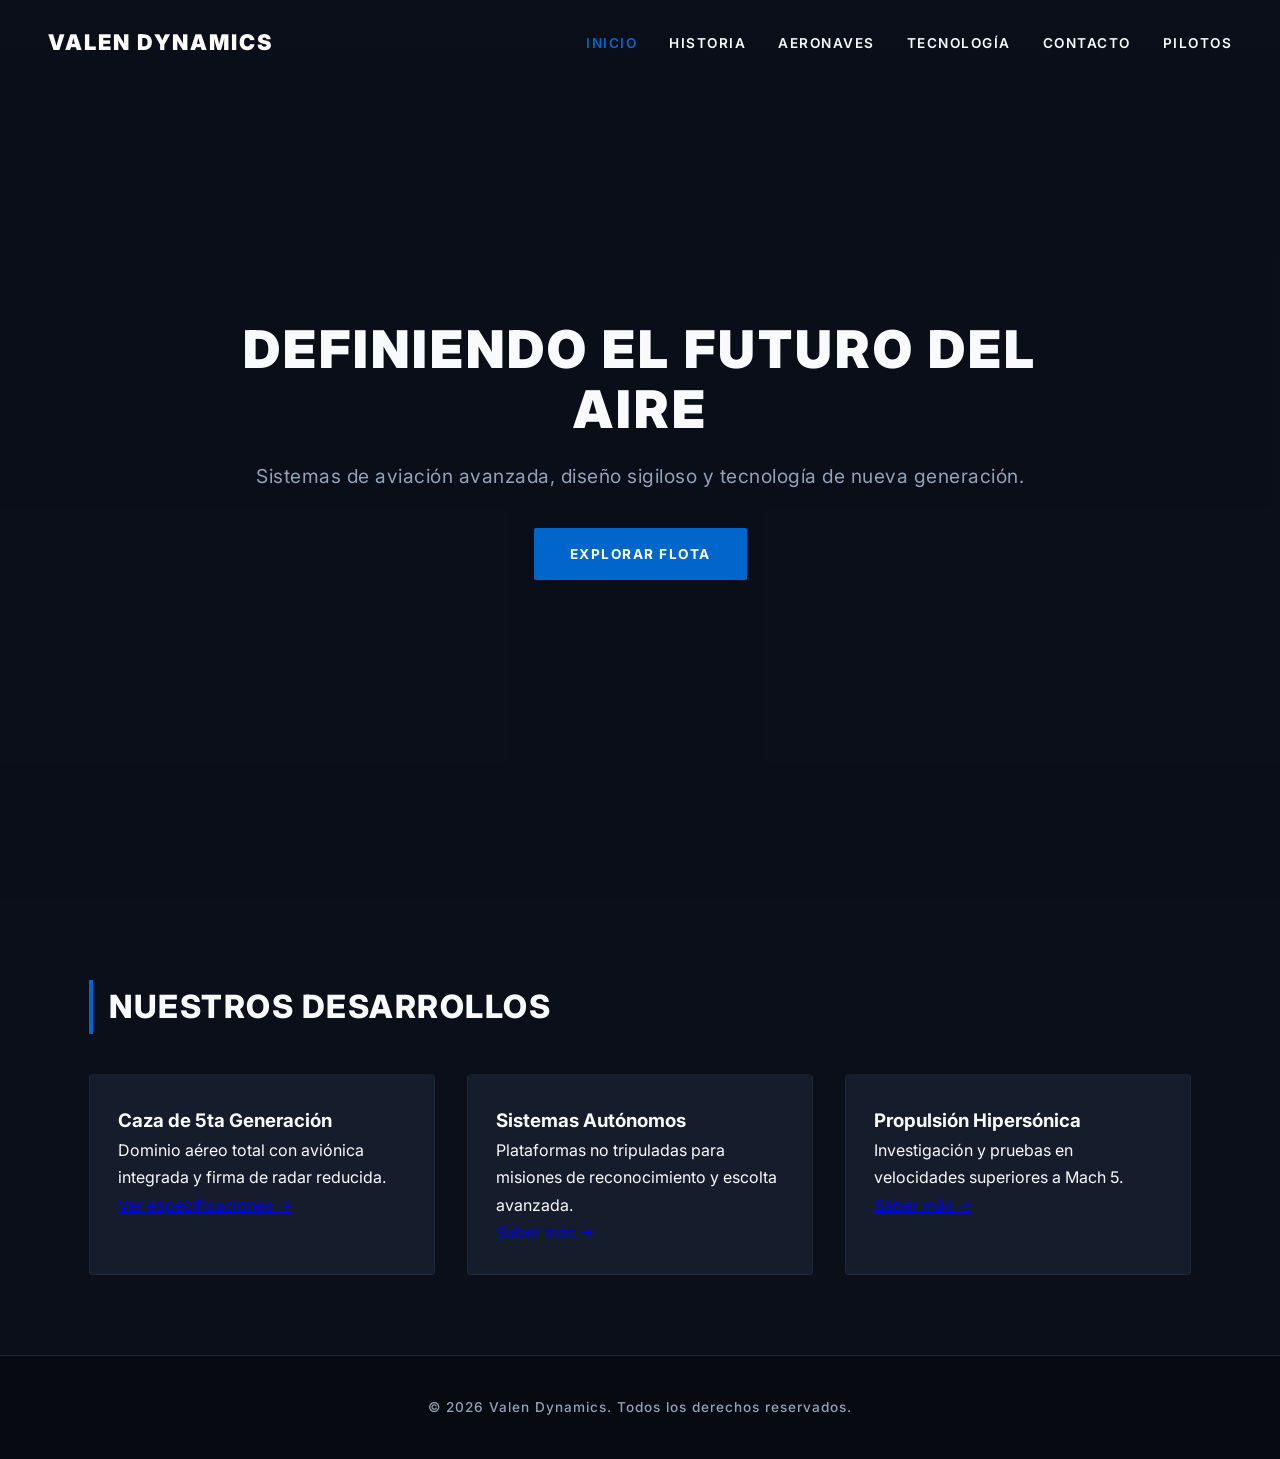
<file: index.html>
<!DOCTYPE html>
<html lang="es">
<head>
  <meta charset="UTF-8">
  <meta name="viewport" content="width=device-width, initial-scale=1.0">
  <title>Valen Dynamics - Innovación Aeroespacial</title>
  <link rel="stylesheet" href="styles.css">
  <link rel="icon" type="image/jpg" href="assets/favicon.jpg">
</head>
<body>

  <!-- Navegación superior -->
  <header class="navbar">
    <div class="logo">
      <a href="index.html">VALEN DYNAMICS</a>
    </div>
    <nav>
      <ul class="nav-links">
        <li><a href="index.html" class="active">Inicio</a></li>
        <li><a href="pages/historia.html">Historia</a></li>
        <li><a href="pages/modelos.html">Aeronaves</a></li>
        <li><a href="pages/tecnologia.html">Tecnología</a></li>
        <li><a href="pages/contacto.html">Contacto</a></li>
        <li><a href="pages/pilotos.html">Pilotos</a></li>
      </ul>
    </nav>
  </header>

  <!-- Hero Section con Video de Fondo (valen35.mp4) -->
  <section class="hero">
    <video autoplay loop muted playsinline class="hero-video">
      <source src="assets/valen35.mp4" type="video/mp4">
      Tu navegador no soporta el formato de video.
    </video>
    <div class="hero-overlay"></div>
    <div class="hero-content">
      <h1>DEFINIENDO EL FUTURO DEL AIRE</h1>
      <p>Sistemas de aviación avanzada, diseño sigiloso y tecnología de nueva generación.</p>
      <a href="pages/modelos.html" class="btn-primary">Explorar Flota</a>
    </div>
  </section>

  <!-- Sección de Destacados estilo tarjeta -->
  <section class="features container">
    <h2>Nuestros Desarrollos</h2>
    <div class="cards-grid">

      <div class="card">
        <h3>Caza de 5ta Generación</h3>
        <p>Dominio aéreo total con aviónica integrada y firma de radar reducida.</p>
        <a href="pages/modelos.html#caza">Ver especificaciones &rarr;</a>
      </div>

      <div class="card">
        <h3>Sistemas Autónomos</h3>
        <p>Plataformas no tripuladas para misiones de reconocimiento y escolta avanzada.</p>
        <a href="pages/tecnologia.html#autonomos">Saber más &rarr;</a>
      </div>

      <div class="card">
        <h3>Propulsión Hipersónica</h3>
        <p>Investigación y pruebas en velocidades superiores a Mach 5.</p>
        <a href="pages/tecnologia.html#hipersonica">Saber más &rarr;</a>
      </div>

    </div>
  </section>

  <!-- Pie de página -->
  <footer>
    <p>&copy; 2026 Valen Dynamics. Todos los derechos reservados.</p>
  </footer>

</body>
</html>
</file>
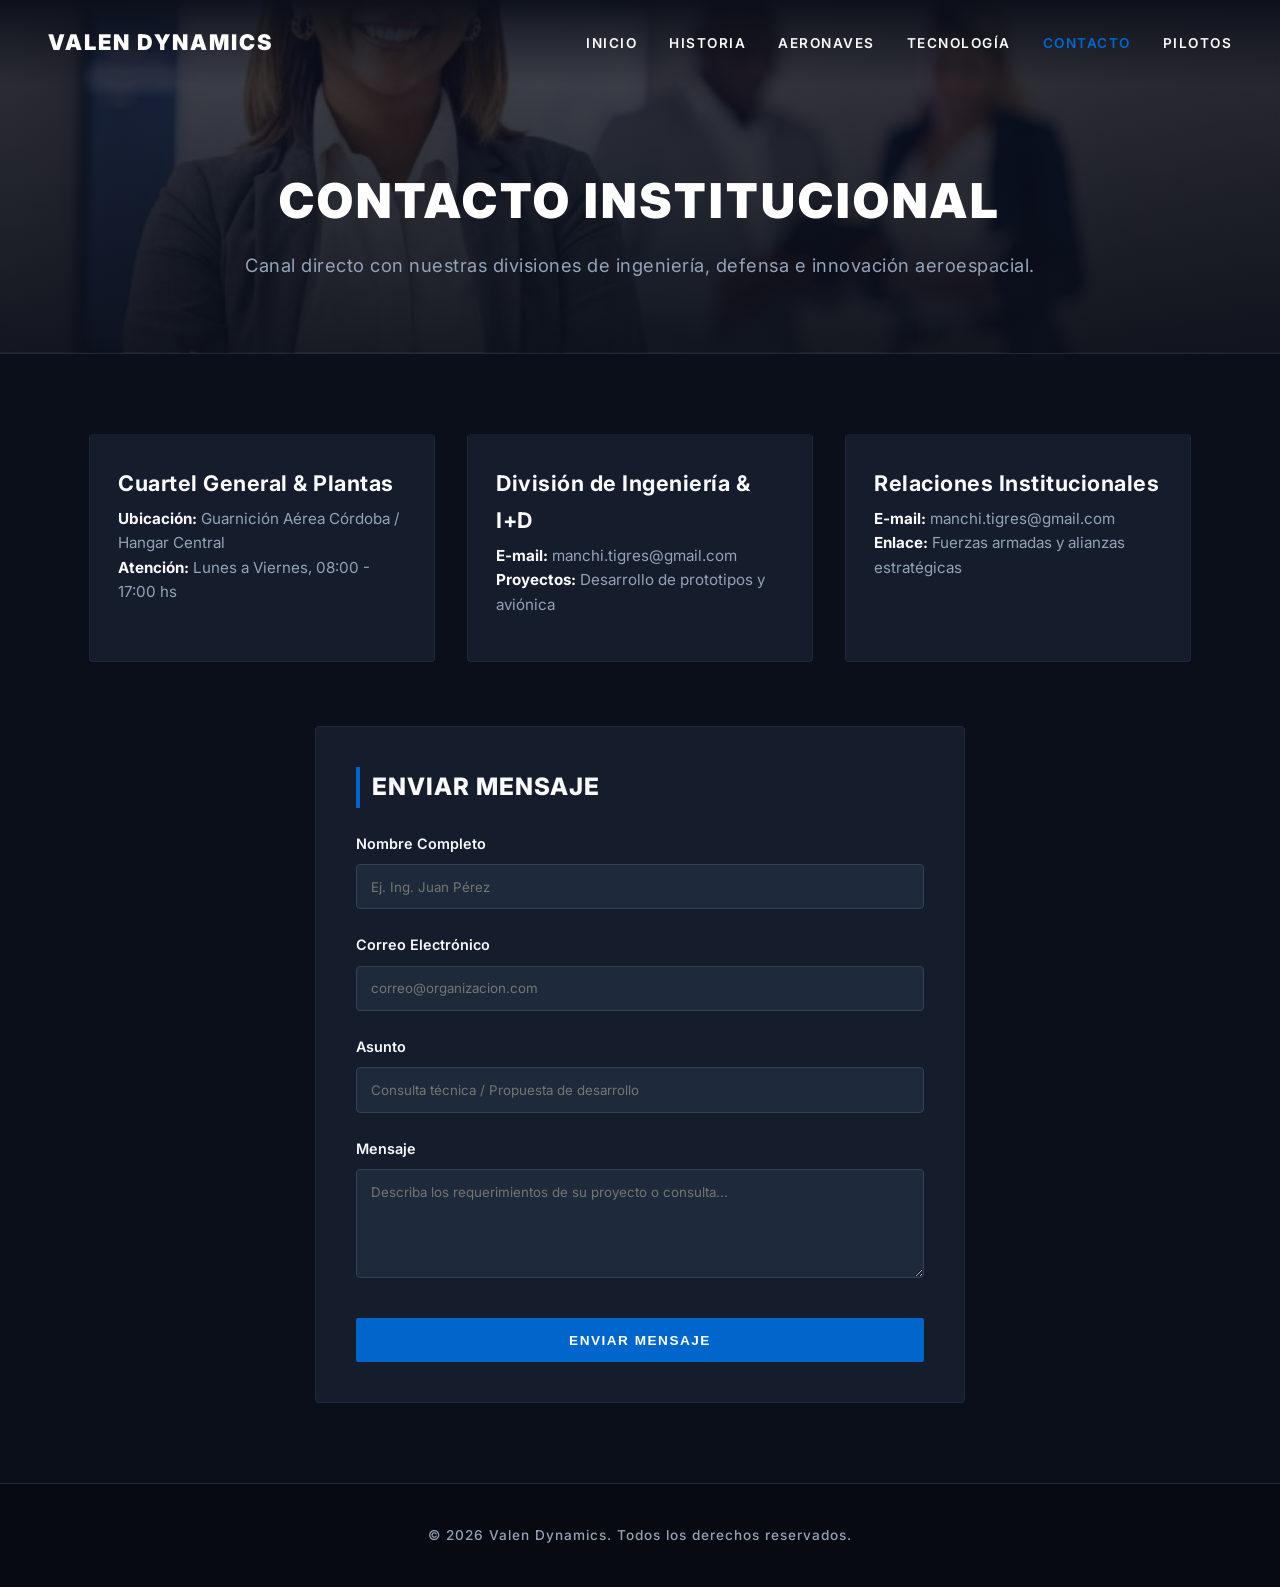
<file: pages/contacto.html>
<!DOCTYPE html>
<html lang="es">
<head>
  <meta charset="UTF-8">
  <meta name="viewport" content="width=device-width, initial-scale=1.0">
  <title>Contacto - Valen Dynamics</title>
  <link rel="icon" type="image/jpg" href="assets/favicon.jpg">
  <link rel="icon" type="image/png" href="../assets/favicon.png">
  <link rel="stylesheet" href="../styles.css">
</head>
<body>

  <!-- Navegación superior -->
  <header class="navbar">
    <div class="logo">
      <a href="../index.html">VALEN DYNAMICS</a>
    </div>
    <nav>
      <ul class="nav-links">
        <li><a href="../index.html">Inicio</a></li>
        <li><a href="historia.html">Historia</a></li>
        <li><a href="modelos.html">Aeronaves</a></li>
        <li><a href="tecnologia.html">Tecnología</a></li>
        <li><a href="contacto.html" class="active">Contacto</a></li>
        <li><a href="pilotos.html">Pilotos</a></li>
      </ul>
    </nav>
  </header>

  <!-- Header de Subpágina con Imagen de Fondo (header-contacto) -->
  <section class="page-header header-contacto">
    <div class="container" style="padding: 0;">
      <h1>CONTACTO INSTITUCIONAL</h1>
      <p>Canal directo con nuestras divisiones de ingeniería, defensa e innovación aeroespacial.</p>
    </div>
  </section>

  <main class="container">

    <!-- Tarjetas Informativas de Sedes / Departamentos -->
    <div class="cards-grid" style="margin-bottom: 4rem;">
      <div class="card">
        <div class="card-body">
          <h3>Cuartel General & Plantas</h3>
          <p><strong>Ubicación:</strong> Guarnición Aérea Córdoba / Hangar Central<br>
             <strong>Atención:</strong> Lunes a Viernes, 08:00 - 17:00 hs</p>
        </div>
      </div>

      <div class="card">
        <div class="card-body">
          <h3>División de Ingeniería & I+D</h3>
          <p><strong>E-mail:</strong> manchi.tigres@gmail.com<br>
             <strong>Proyectos:</strong> Desarrollo de prototipos y aviónica</p>
        </div>
      </div>

      <div class="card">
        <div class="card-body">
          <h3>Relaciones Institucionales</h3>
          <p><strong>E-mail:</strong> manchi.tigres@gmail.com<br>
             <strong>Enlace:</strong> Fuerzas armadas y alianzas estratégicas</p>
        </div>
      </div>
    </div>

    <!-- Formulario de Contacto Conectado a Formspree -->
    <div style="max-width: 650px; margin: 0 auto;">
      <form action="https://formspree.io/f/mvkokorb" method="POST" style="background: var(--bg-card); padding: 2.5rem; border-radius: 4px; border: 1px solid var(--border-color);">
        <h2 style="font-size: 1.5rem; font-weight: 800; margin-bottom: 1.5rem; text-transform: uppercase; letter-spacing: 1px; color: var(--text-light); border-left: 4px solid var(--accent-blue); padding-left: 0.75rem;">Enviar Mensaje</h2>

        <div class="form-group">
          <label for="nombre">Nombre Completo</label>
          <input type="text" id="nombre" name="nombre" placeholder="Ej. Ing. Juan Pérez" required>
        </div>

        <div class="form-group">
          <label for="email">Correo Electrónico</label>
          <input type="email" id="email" name="email" placeholder="correo@organizacion.com" required>
        </div>

        <div class="form-group">
          <label for="asunto">Asunto</label>
          <input type="text" id="asunto" name="_subject" placeholder="Consulta técnica / Propuesta de desarrollo" required>
        </div>

        <div class="form-group">
          <label for="mensaje">Mensaje</label>
          <textarea id="mensaje" name="mensaje" rows="5" placeholder="Describa los requerimientos de su proyecto o consulta..." required></textarea>
        </div>

        <button type="submit" class="btn-primary" style="width: 100%; border: none; cursor: pointer; margin-top: 0.5rem;">Enviar Mensaje</button>
      </form>
    </div>

  </main>

  <!-- Pie de página -->
  <footer>
    <p>&copy; 2026 Valen Dynamics. Todos los derechos reservados.</p>
  </footer>

</body>
</html>
</file>
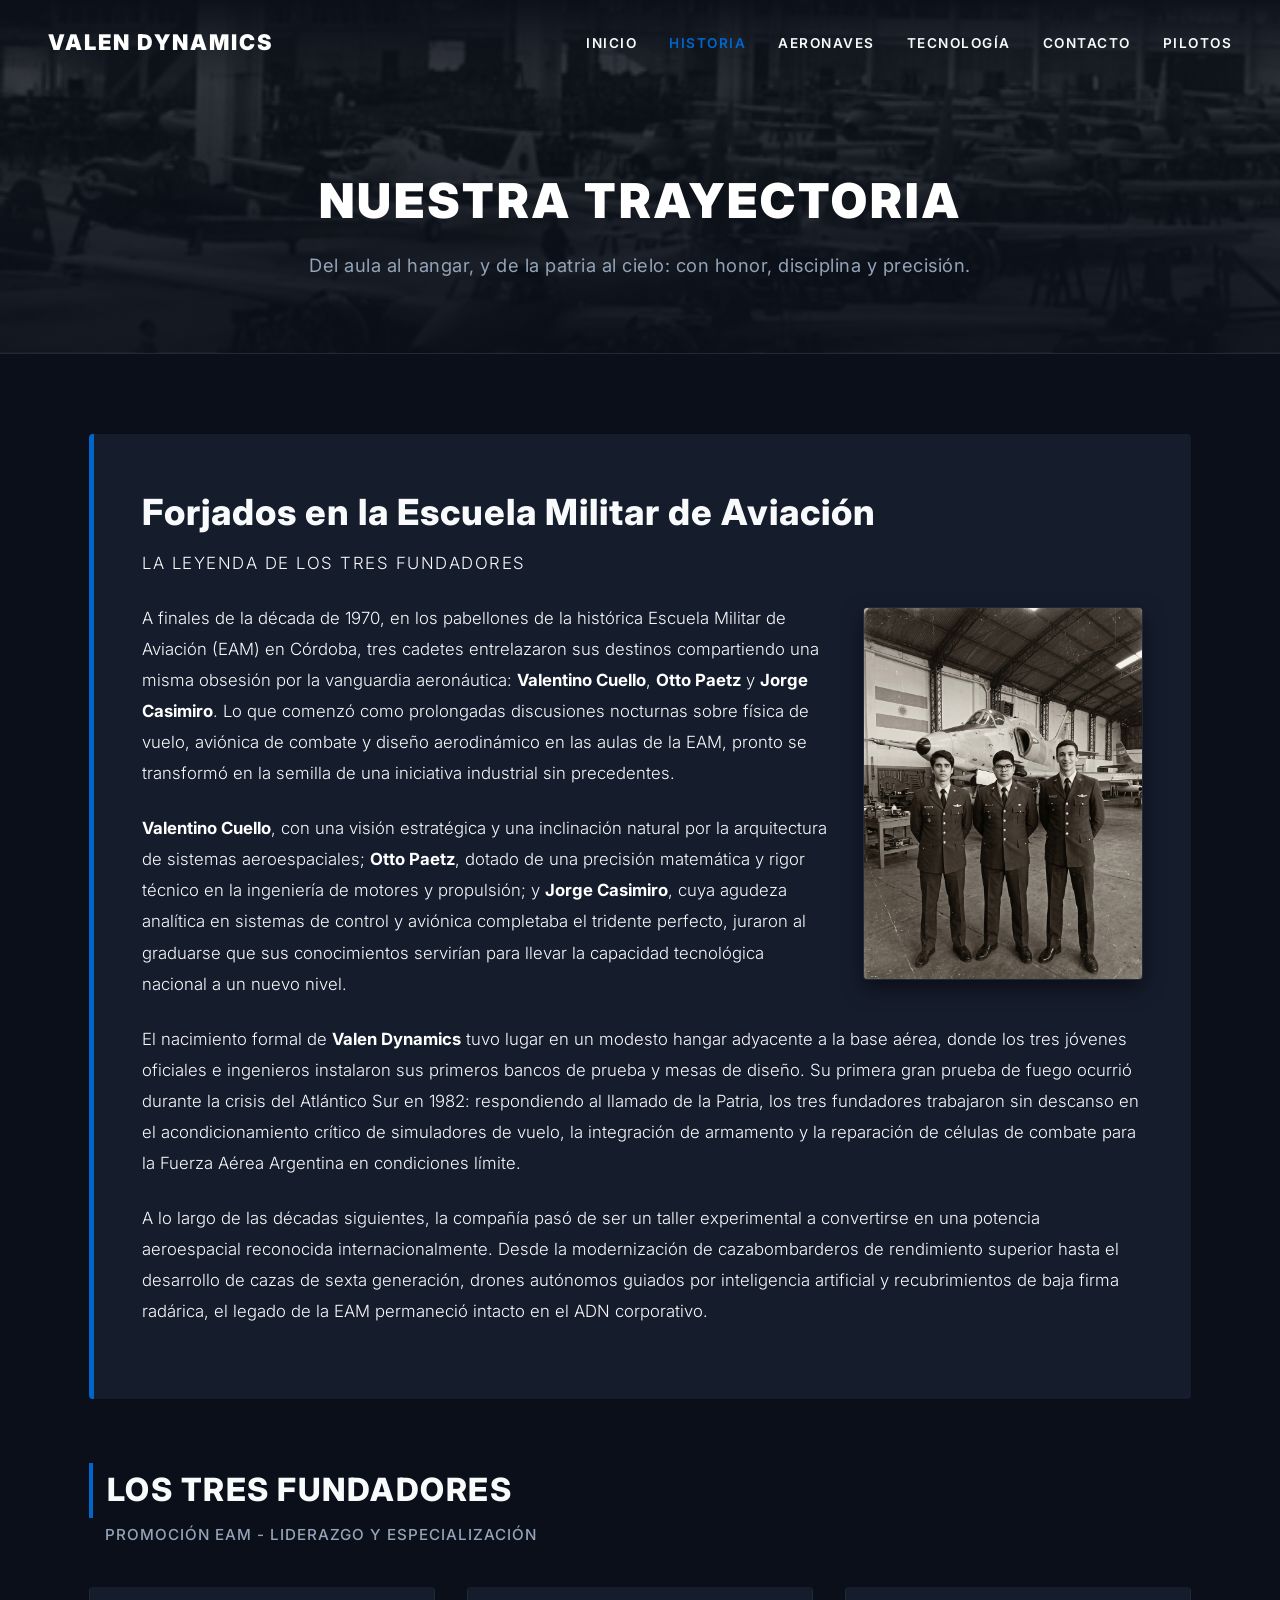
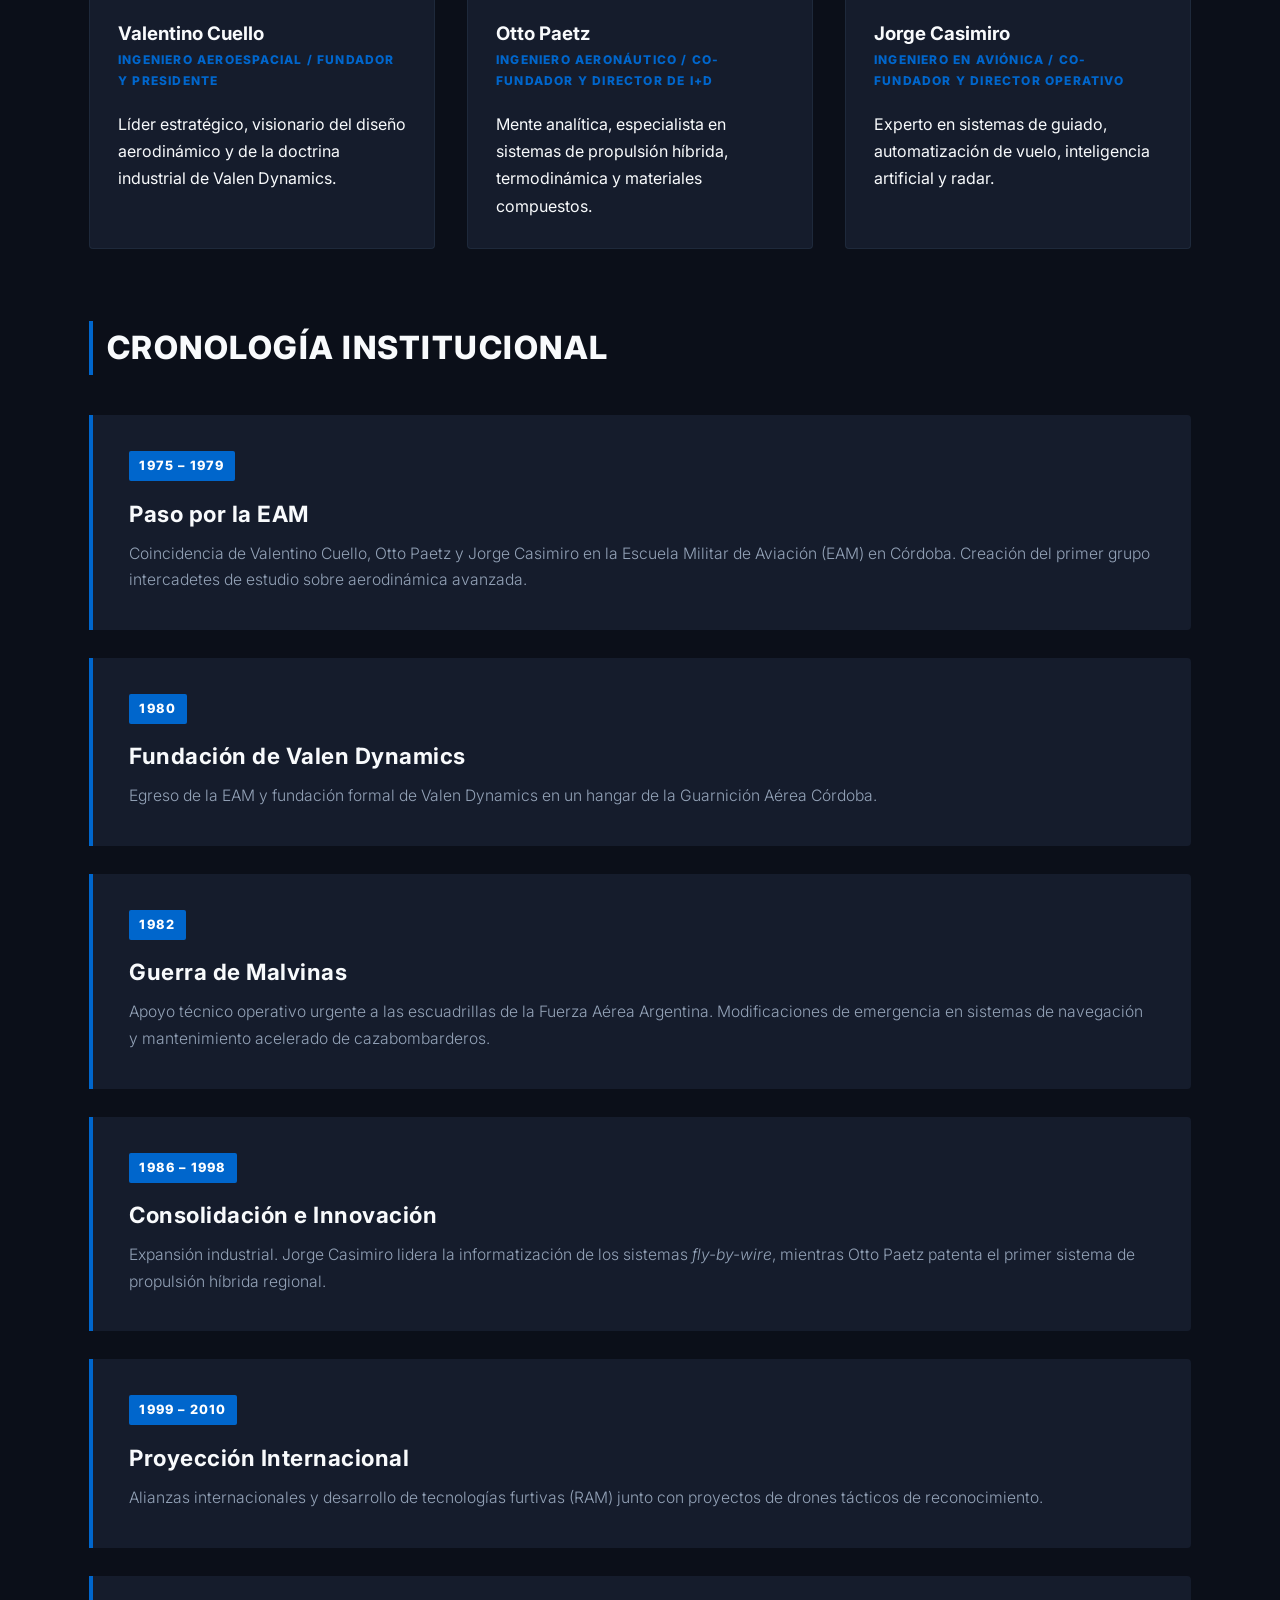
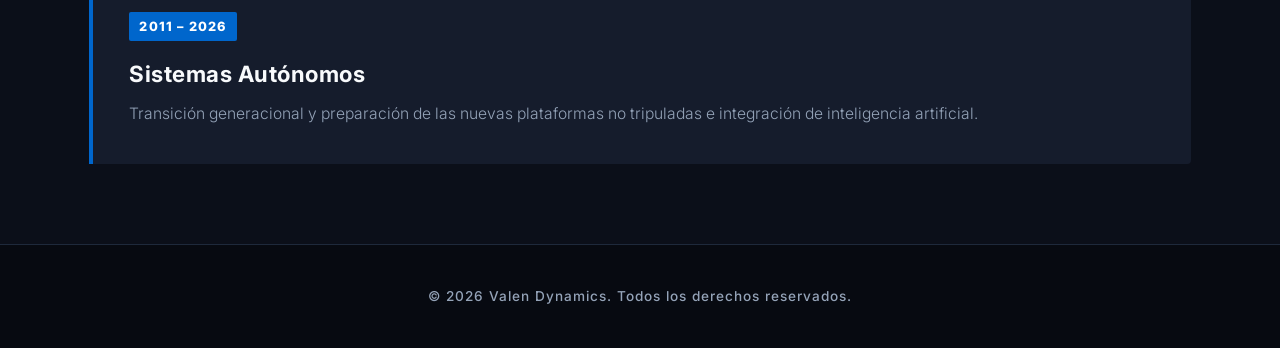
<file: pages/historia.html>
<!DOCTYPE html>
<html lang="es">
<head>
  <meta charset="UTF-8">
  <meta name="viewport" content="width=device-width, initial-scale=1.0">
  <title>Historia - Valen Dynamics</title>
  <link rel="stylesheet" href="../styles.css">
  <link rel="icon" type="image/jpg" href="assets/favicon.jpg">
</head>
<body>

  <!-- Navegación superior -->
  <header class="navbar">
    <div class="logo">
      <a href="../index.html">VALEN DYNAMICS</a>
    </div>
    <nav>
      <ul class="nav-links">
        <li><a href="../index.html">Inicio</a></li>
        <li><a href="historia.html" class="active">Historia</a></li>
        <li><a href="modelos.html">Aeronaves</a></li>
        <li><a href="tecnologia.html">Tecnología</a></li>
        <li><a href="contacto.html">Contacto</a></li>
        <li><a href="pilotos.html">Pilotos</a></li>
      </ul>
    </nav>
  </header>

  <!-- Encabezado de la Subpágina (Con la clase header-historia para la foto de fondo) -->
  <section class="page-header header-historia">
    <div class="container" style="padding: 0;">
      <h1>NUESTRA TRAYECTORIA</h1>
      <p>Del aula al hangar, y de la patria al cielo: con honor, disciplina y precisión.</p>
    </div>
  </section>

  <main class="container">

    <!-- Narrativa Corporativa -->
    <section class="history-story">
      <h2>Forjados en la Escuela Militar de Aviación</h2>
      <p class="subtitle-story">La Leyenda de los Tres Fundadores</p>
      
      <p>
        <!-- Imagen flotante tipo editorial/Word -->
        <img src="../assets/fundadores.jpeg" alt="Fundadores de Valen Dynamics en la EAM" class="story-img-inline">

        A finales de la década de 1970, en los pabellones de la histórica Escuela Militar de Aviación (EAM) en Córdoba, tres cadetes entrelazaron sus destinos compartiendo una misma obsesión por la vanguardia aeronáutica: <strong>Valentino Cuello</strong>, <strong>Otto Paetz</strong> y <strong>Jorge Casimiro</strong>. Lo que comenzó como prolongadas discusiones nocturnas sobre física de vuelo, aviónica de combate y diseño aerodinámico en las aulas de la EAM, pronto se transformó en la semilla de una iniciativa industrial sin precedentes.
      </p>
      <p>
        <strong>Valentino Cuello</strong>, con una visión estratégica y una inclinación natural por la arquitectura de sistemas aeroespaciales; <strong>Otto Paetz</strong>, dotado de una precisión matemática y rigor técnico en la ingeniería de motores y propulsión; y <strong>Jorge Casimiro</strong>, cuya agudeza analítica en sistemas de control y aviónica completaba el tridente perfecto, juraron al graduarse que sus conocimientos servirían para llevar la capacidad tecnológica nacional a un nuevo nivel.
      </p>
      <p>
        El nacimiento formal de <strong>Valen Dynamics</strong> tuvo lugar en un modesto hangar adyacente a la base aérea, donde los tres jóvenes oficiales e ingenieros instalaron sus primeros bancos de prueba y mesas de diseño. Su primera gran prueba de fuego ocurrió durante la crisis del Atlántico Sur en 1982: respondiendo al llamado de la Patria, los tres fundadores trabajaron sin descanso en el acondicionamiento crítico de simuladores de vuelo, la integración de armamento y la reparación de células de combate para la Fuerza Aérea Argentina en condiciones límite.
      </p>
      <p>
        A lo largo de las décadas siguientes, la compañía pasó de ser un taller experimental a convertirse en una potencia aeroespacial reconocida internacionalmente. Desde la modernización de cazabombarderos de rendimiento superior hasta el desarrollo de cazas de sexta generación, drones autónomos guiados por inteligencia artificial y recubrimientos de baja firma radárica, el legado de la EAM permaneció intacto en el ADN corporativo.
      </p>
    </section>

    <!-- Perfil de los Fundadores -->
    <section class="founders-section">
      <h2>Los Tres Fundadores</h2>
      <p class="section-desc">Promoción EAM - Liderazgo y Especialización</p>

      <div class="cards-grid">
        <div class="card founder-card">
     
          <h3>Valentino Cuello</h3>
          <span class="founder-role">Ingeniero Aeroespacial / Fundador y Presidente</span>
          <p>Líder estratégico, visionario del diseño aerodinámico y de la doctrina industrial de Valen Dynamics.</p>
        </div>

        <div class="card founder-card">
      
          <h3>Otto Paetz</h3>
          <span class="founder-role">Ingeniero Aeronáutico / Co-Fundador y Director de I+D</span>
          <p>Mente analítica, especialista en sistemas de propulsión híbrida, termodinámica y materiales compuestos.</p>
        </div>

        <div class="card founder-card">
          
          <h3>Jorge Casimiro</h3>
          <span class="founder-role">Ingeniero en Aviónica / Co-Fundador y Director Operativo</span>
          <p>Experto en sistemas de guiado, automatización de vuelo, inteligencia artificial y radar.</p>
        </div>
      </div>
    </section>

    <!-- Cronología / Línea de Tiempo -->
    <section class="timeline-section">
      <h2>Cronología Institucional</h2>
      
      <div class="timeline">
        <div class="timeline-item">
          <span class="timeline-year">1975 – 1979</span>
          <h3>Paso por la EAM</h3>
          <p>Coincidencia de Valentino Cuello, Otto Paetz y Jorge Casimiro en la Escuela Militar de Aviación (EAM) en Córdoba. Creación del primer grupo intercadetes de estudio sobre aerodinámica avanzada.</p>
        </div>

        <div class="timeline-item">
          <span class="timeline-year">1980</span>
          <h3>Fundación de Valen Dynamics</h3>
          <p>Egreso de la EAM y fundación formal de Valen Dynamics en un hangar de la Guarnición Aérea Córdoba.</p>
        </div>

        <div class="timeline-item">
          <span class="timeline-year">1982</span>
          <h3>Guerra de Malvinas</h3>
          <p>Apoyo técnico operativo urgente a las escuadrillas de la Fuerza Aérea Argentina. Modificaciones de emergencia en sistemas de navegación y mantenimiento acelerado de cazabombarderos.</p>
        </div>

        <div class="timeline-item">
          <span class="timeline-year">1986 – 1998</span>
          <h3>Consolidación e Innovación</h3>
          <p>Expansión industrial. Jorge Casimiro lidera la informatización de los sistemas <em>fly-by-wire</em>, mientras Otto Paetz patenta el primer sistema de propulsión híbrida regional.</p>
        </div>

        <div class="timeline-item">
          <span class="timeline-year">1999 – 2010</span>
          <h3>Proyección Internacional</h3>
          <p>Alianzas internacionales y desarrollo de tecnologías furtivas (RAM) junto con proyectos de drones tácticos de reconocimiento.</p>
        </div>

        <div class="timeline-item">
          <span class="timeline-year">2011 – 2026</span>
          <h3>Sistemas Autónomos</h3>
          <p>Transición generacional y preparación de las nuevas plataformas no tripuladas e integración de inteligencia artificial.</p>
        </div>
      </div>
    </section>

  </main>

  <!-- Pie de página -->
  <footer>
    <p>&copy; 2026 Valen Dynamics. Todos los derechos reservados.</p>
  </footer>

</body>
</html>
</file>
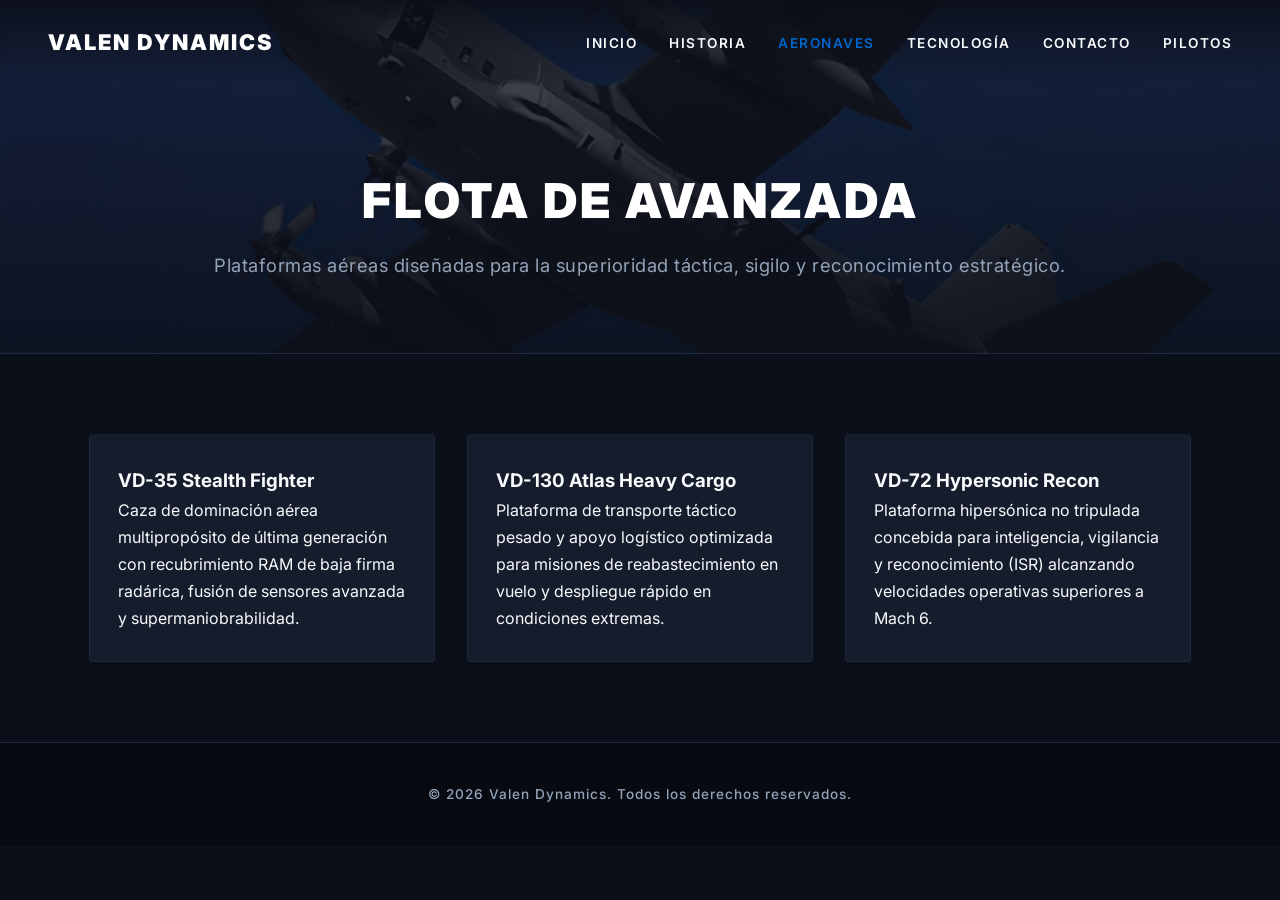
<file: pages/modelos.html>
<!DOCTYPE html>
<html lang="es">
<head>
  <meta charset="UTF-8">
  <meta name="viewport" content="width=device-width, initial-scale=1.0">
  <title>Aeronaves - Valen Dynamics</title>
  <link rel="stylesheet" href="../styles.css">
  <link rel="icon" type="image/jpg" href="assets/favicon.jpg">
</head>
<body>

  <!-- Navegación superior -->
  <header class="navbar">
    <div class="logo">
      <a href="../index.html">VALEN DYNAMICS</a>
    </div>
    <nav>
      <ul class="nav-links">
        <li><a href="../index.html">Inicio</a></li>
        <li><a href="historia.html">Historia</a></li>
        <li><a href="modelos.html" class="active">Aeronaves</a></li>
        <li><a href="tecnologia.html">Tecnología</a></li>
        <li><a href="contacto.html">Contacto</a></li>
        <li><a href="pilotos.html">Pilotos</a></li>
      </ul>
    </nav>
  </header>

  <!-- Header de Subpágina con Imagen de Fondo (header-modelos) -->
  <section class="page-header header-modelos">
    <div class="container" style="padding: 0;">
      <h1>FLOTA DE AVANZADA</h1>
      <p>Plataformas aéreas diseñadas para la superioridad táctica, sigilo y reconocimiento estratégico.</p>
    </div>
  </section>

  <!-- Catálogo de Modelos -->
  <main class="container">
    <div class="cards-grid">

      <!-- Modelo 1 -->
      <div class="card" id="caza">
        <h3>VD-35 Stealth Fighter</h3>
        <p>Caza de dominación aérea multipropósito de última generación con recubrimiento RAM de baja firma radárica, fusión de sensores avanzada y supermaniobrabilidad.</p>
      </div>

      <!-- Modelo 2 -->
      <div class="card">
        <h3>VD-130 Atlas Heavy Cargo</h3>
        <p>Plataforma de transporte táctico pesado y apoyo logístico optimizada para misiones de reabastecimiento en vuelo y despliegue rápido en condiciones extremas.</p>
      </div>

      <!-- Modelo 3 -->
      <div class="card">
        <h3>VD-72 Hypersonic Recon</h3>
        <p>Plataforma hipersónica no tripulada concebida para inteligencia, vigilancia y reconocimiento (ISR) alcanzando velocidades operativas superiores a Mach 6.</p>
      </div>

    </div>
  </main>

  <!-- Pie de página -->
  <footer>
    <p>&copy; 2026 Valen Dynamics. Todos los derechos reservados.</p>
  </footer>

</body>
</html>
</file>
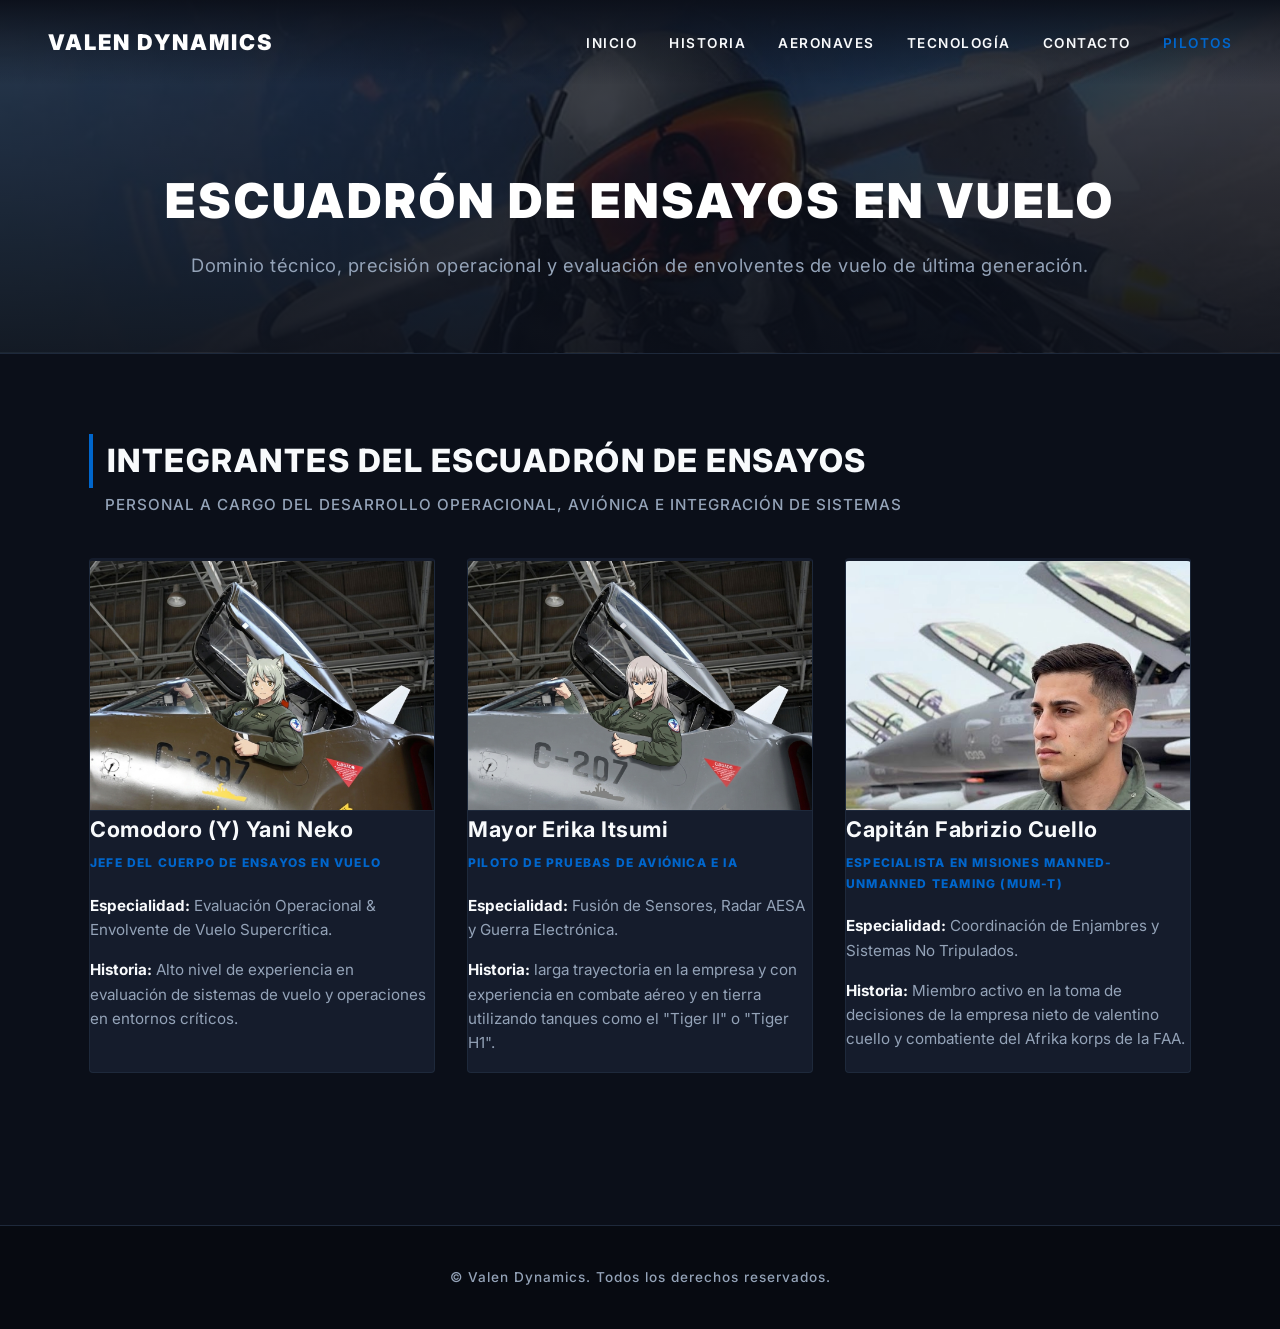
<file: pages/pilotos.html>
<!DOCTYPE html>
<html lang="es">
<head>
  <meta charset="UTF-8">
  <meta name="viewport" content="width=device-width, initial-scale=1.0">
  <title>Valen Dynamics - Escuadrón de Ensayos</title>
  <link rel="icon" type="image/jpg" href="assets/favicon.jpg">
  <link rel="stylesheet" href="../styles.css">
</head>
<body>

  <!-- NAVBAR -->
  <nav class="navbar">
    <div class="logo">
      <a href="#">VALEN DYNAMICS</a>
    </div>
    <ul class="nav-links">
        <li><a href="../index.html">Inicio</a></li>
        <li><a href="historia.html">Historia</a></li>
        <li><a href="modelos.html">Aeronaves</a></li>
        <li><a href="tecnologia.html">Tecnología</a></li>
        <li><a href="contacto.html">Contacto</a></li>
        <li><a href="pilotos.html" class="active">Pilotos</a></li>
    </ul>
  </nav>

  <!-- HEADER -->
  <header class="page-header header-pilotos">
    <div class="container" style="padding: 0;">
      <h1>ESCUADRÓN DE ENSAYOS EN VUELO</h1>
      <p>Dominio técnico, precisión operacional y evaluación de envolventes de vuelo de última generación.</p>
    </div>
  </header>

  <!-- SECCIÓN PRINCIPAL -->
  <main class="container">
    <section class="founders-section">
      <h2>INTEGRANTES DEL ESCUADRÓN DE ENSAYOS</h2>
      <p class="section-desc">Personal a cargo del desarrollo operacional, aviónica e integración de sistemas</p>

      <div class="cards-grid">
        
       <article class="card">
  <div class="card-img-wrapper">
    <img src="../assets/PilotoY.jpeg" alt="Comodoro Yani Neko">
  </div>
  <div class="card-body">
    <h3>Comodoro (Y) Yani Neko</h3>
    <span class="founder-role">JEFE DEL CUERPO DE ENSAYOS EN VUELO</span>
    <p><strong>Especialidad:</strong> Evaluación Operacional &amp; Envolvente de Vuelo Supercrítica.</p>
    <p><strong>Historia:</strong> Alto nivel de experiencia en evaluación de sistemas de vuelo y operaciones en entornos críticos.</p>
  </div>
</article>

<!-- Tarjeta 2 -->
<article class="card">
  <div class="card-img-wrapper">
    <img src="../assets/PilotoE.jpeg" alt="Mayor Erika Itsumi">
  </div>
  <div class="card-body">
    <h3>Mayor Erika Itsumi</h3>
    <span class="founder-role">PILOTO DE PRUEBAS DE AVIÓNICA E IA</span>
    <p><strong>Especialidad:</strong> Fusión de Sensores, Radar AESA y Guerra Electrónica.</p>
    <p><strong>Historia:</strong> larga trayectoria en la empresa y con experiencia en combate aéreo y en tierra utilizando tanques como el "Tiger II" o "Tiger H1".</p>
  </div>
</article>

<!-- Tarjeta 3 -->
<article class="card">
  <div class="card-img-wrapper">
    <img src="../assets/PilotoF.jpg" alt="Capitán Fabrizio Cuello">
  </div>
  <div class="card-body">
    <h3>Capitán Fabrizio Cuello</h3>
    <span class="founder-role">ESPECIALISTA EN MISIONES MANNED-UNMANNED TEAMING (MUM-T)</span>
    <p><strong>Especialidad:</strong> Coordinación de Enjambres y Sistemas No Tripulados.</p>
    <p><strong>Historia:</strong> Miembro activo en la toma de decisiones de la empresa nieto de valentino cuello y combatiente del Afrika korps de la FAA.</p>
  </div>
</article>
      </div>
    </section>
  </main>

  <footer>
    <p>&copy; Valen Dynamics. Todos los derechos reservados.</p>
  </footer>

</body>
</html>
</file>
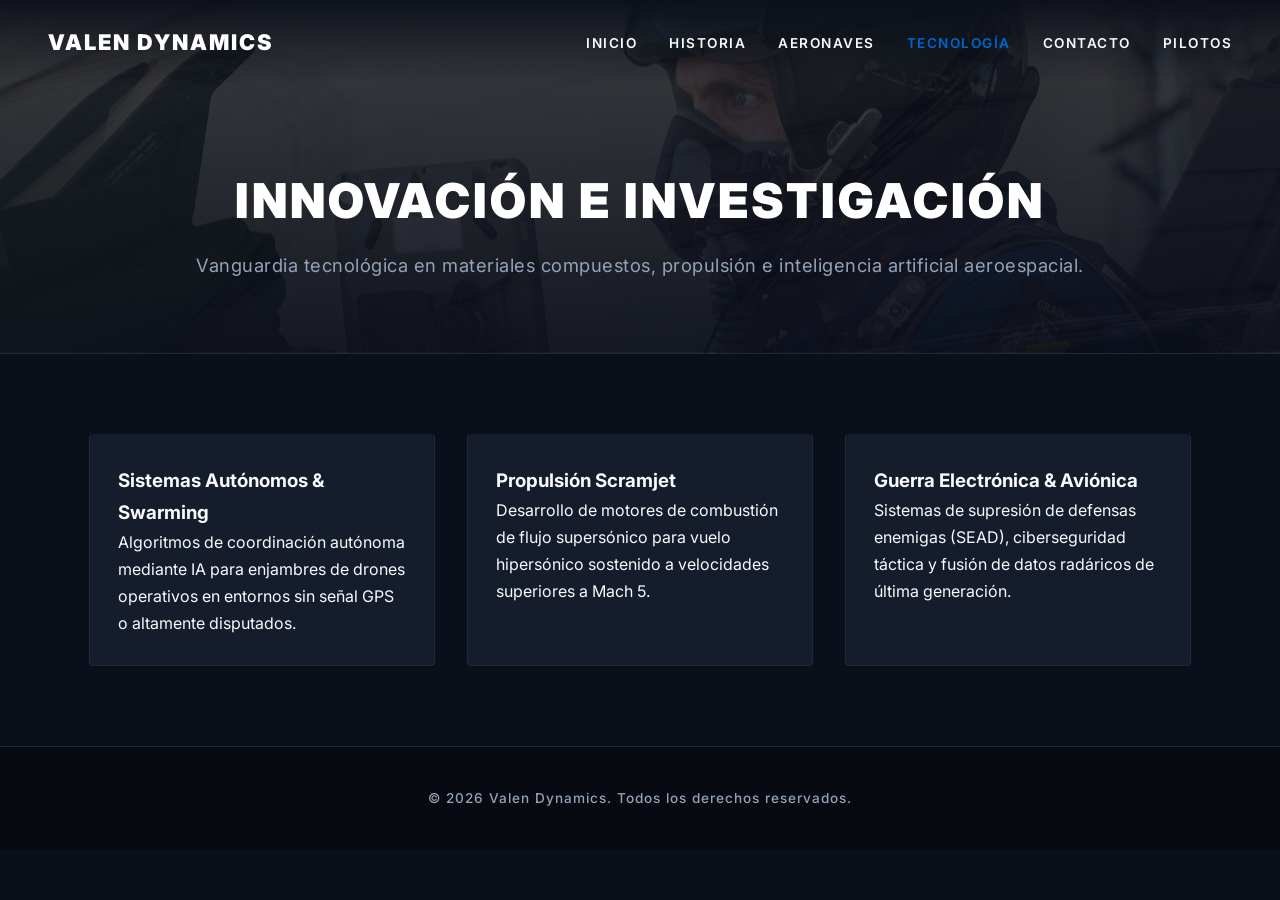
<file: pages/tecnologia.html>
<!DOCTYPE html>
<html lang="es">
<head>
  <meta charset="UTF-8">
  <meta name="viewport" content="width=device-width, initial-scale=1.0">
  <title>Tecnología - Valen Dynamics</title>
  <link rel="stylesheet" href="../styles.css">
  <link rel="icon" type="image/jpg" href="assets/favicon.jpg">
</head>
<body>

  <!-- Navegación superior -->
  <header class="navbar">
    <div class="logo">
      <a href="../index.html">VALEN DYNAMICS</a>
    </div>
    <nav>
      <ul class="nav-links">
        <li><a href="../index.html">Inicio</a></li>
        <li><a href="historia.html">Historia</a></li>
        <li><a href="modelos.html">Aeronaves</a></li>
        <li><a href="tecnologia.html" class="active">Tecnología</a></li>
        <li><a href="contacto.html">Contacto</a></li>
        <li><a href="pilotos.html">Pilotos</a></li>
      </ul>
    </nav>
  </header>

  <!-- Header de Subpágina con Imagen de Fondo (header-tecnologia) -->
  <section class="page-header header-tecnologia">
    <div class="container" style="padding: 0;">
      <h1>INNOVACIÓN E INVESTIGACIÓN</h1>
      <p>Vanguardia tecnológica en materiales compuestos, propulsión e inteligencia artificial aeroespacial.</p>
    </div>
  </section>

  <!-- Núcleos Tecnológicos -->
  <main class="container">
    <div class="cards-grid">

      <div class="card" id="autonomos">
        <h3>Sistemas Autónomos & Swarming</h3>
        <p>Algoritmos de coordinación autónoma mediante IA para enjambres de drones operativos en entornos sin señal GPS o altamente disputados.</p>
      </div>

      <div class="card" id="hipersonica">
        <h3>Propulsión Scramjet</h3>
        <p>Desarrollo de motores de combustión de flujo supersónico para vuelo hipersónico sostenido a velocidades superiores a Mach 5.</p>
      </div>

      <div class="card">
        <h3>Guerra Electrónica & Aviónica</h3>
        <p>Sistemas de supresión de defensas enemigas (SEAD), ciberseguridad táctica y fusión de datos radáricos de última generación.</p>
      </div>

    </div>
  </main>

  <!-- Pie de página -->
  <footer>
    <p>&copy; 2026 Valen Dynamics. Todos los derechos reservados.</p>
  </footer>

</body>
</html>
</file>
<file: styles.css>
/* Importación de tipografía moderna (Inter) */
@import url('https://fonts.googleapis.com/css2?family=Inter:wght@300;400;500;600;700;800;900&display=swap');

/* Reset general y variables */
:root {
  --bg-dark: #0b0f19;
  --bg-card: #151c2c;
  --accent-blue: #0066cc;
  --accent-hover: #0052a3;
  --text-light: #f8fafc;
  --text-muted: #94a3b8;
  --border-color: #1e293b;
  --font-main: 'Inter', system-ui, -apple-system, BlinkMacSystemFont, sans-serif;
}

* {
  margin: 0;
  padding: 0;
  box-sizing: border-box;
}

body {
  font-family: var(--font-main);
  background-color: var(--bg-dark);
  color: var(--text-light);
  line-height: 1.7;
  -webkit-font-smoothing: antialiased;
}

/* Navbar transparente e integrada */
.navbar {
  position: absolute;
  top: 0;
  left: 0;
  width: 100%;
  display: flex;
  justify-content: space-between;
  align-items: center;
  padding: 1.5rem 3rem;
  z-index: 10;
  background: linear-gradient(180deg, rgba(11,15,25,0.95) 0%, rgba(11,15,25,0) 100%);
}

.logo a {
  font-size: 1.35rem;
  font-weight: 900;
  color: #fff;
  text-decoration: none;
  letter-spacing: 2px;
}

.nav-links {
  list-style: none;
  display: flex;
  gap: 2rem;
}

.nav-links a {
  color: var(--text-light);
  text-decoration: none;
  font-weight: 600;
  text-transform: uppercase;
  font-size: 0.85rem;
  letter-spacing: 1.5px;
  transition: color 0.3s ease;
}

.nav-links a:hover,
.nav-links a.active {
  color: var(--accent-blue);
}

/* Hero Section */
.hero {
  position: relative;
  height: 100vh;
  display: flex;
  align-items: center;
  justify-content: center;
  overflow: hidden;
  text-align: center;
}

.hero-video {
  position: absolute;
  top: 50%;
  left: 50%;
  min-width: 100%;
  min-height: 100%;
  width: auto;
  height: auto;
  z-index: 1;
  transform: translate(-50%, -50%);
  object-fit: cover;
}

.hero-overlay {
  position: absolute;
  top: 0;
  left: 0;
  width: 100%;
  height: 100%;
  background: rgba(11, 15, 25, 0.7);
  z-index: 2;
}

.hero-content {
  position: relative;
  z-index: 3;
  max-width: 850px;
  padding: 0 1rem;
}

.hero-content h1 {
  font-size: 3.25rem;
  font-weight: 900;
  letter-spacing: 3px;
  margin-bottom: 1.25rem;
  line-height: 1.15;
  text-transform: uppercase;
}

.hero-content p {
  font-size: 1.2rem;
  font-weight: 400;
  color: var(--text-muted);
  margin-bottom: 2.25rem;
  letter-spacing: 0.5px;
}

.btn-primary {
  display: inline-block;
  padding: 0.9rem 2.25rem;
  background-color: var(--accent-blue);
  color: #fff;
  text-decoration: none;
  font-weight: 700;
  letter-spacing: 1.5px;
  text-transform: uppercase;
  font-size: 0.85rem;
  border-radius: 2px;
  transition: background-color 0.3s ease;
}

.btn-primary:hover {
  background-color: var(--accent-hover);
}

/* Contenedores y Secciones Generales */
.container {
  max-width: 1150px;
  margin: 0 auto;
  padding: 5rem 1.5rem;
}

.features h2 {
  font-size: 2rem;
  font-weight: 800;
  margin-bottom: 2.5rem;
  letter-spacing: 1.5px;
  text-transform: uppercase;
  border-left: 4px solid var(--accent-blue);
  padding-left: 1rem;
}

/* GRILLA Y TARJETAS */
.cards-grid {
  display: grid;
  grid-template-columns: repeat(auto-fit, minmax(300px, 1fr));
  gap: 2rem;
  align-items: stretch;
}

.card {
  background-color: var(--bg-card);
  padding: 1.75rem; 
  border: 1px solid var(--border-color);
  border-top: 3px solid transparent;
  border-radius: 4px;
  overflow: hidden;
  display: flex;
  flex-direction: column;
  transition: transform 0.3s ease, border-color 0.3s ease, box-shadow 0.3s ease;
}

/* Si la tarjeta tiene imagen, resetea el padding contenedor */
.card:has(.card-img-wrapper) {
  padding: 0;
}

.card:hover {
  transform: translateY(-5px);
  border-top-color: var(--accent-blue);
  box-shadow: 0 10px 25px rgba(0, 0, 0, 0.4);
}

/* --- FIX: Cambiado a 100% para evitar desbordamientos en móviles --- */
.card-img-wrapper {
  width: 100%;
  height: 250px;
  overflow: hidden;
  position: relative;
  background-color: #0d121f;
  border-bottom: 1px solid var(--border-color);
}

.card-img-wrapper img,
.founder-img {
  width: 100%;
  height: 100%;
  object-fit: cover;
  object-position: center 20%;
  display: block;
  transition: transform 0.5s ease;
}

.card:hover .card-img-wrapper img {
  transform: scale(1.05);
}

/* CUERPO DE LA TARJETA */
.card-body {
  padding: 1.75rem;
  flex-grow: 1;
  display: flex;
  flex-direction: column;
}

.card > .card-body {
  padding: 0;
}

.card-body h3 {
  margin-bottom: 0.35rem;
  font-size: 1.35rem;
  font-weight: 700;
  letter-spacing: 0.5px;
}

.founder-role {
  color: var(--accent-blue);
  font-size: 0.75rem;
  font-weight: 800;
  text-transform: uppercase;
  letter-spacing: 1.2px;
  margin-bottom: 1.25rem;
  display: block;
}

.card-body p {
  color: var(--text-muted);
  margin-bottom: 1rem;
  font-size: 0.95rem;
  font-weight: 400;
  line-height: 1.6;
}

.card-body p strong {
  color: var(--text-light);
}

/* SUBPÁGINAS HEADER BASE */
.page-header {
  padding: 10rem 1.5rem 4.5rem 1.5rem;
  background-color: var(--bg-card);
  background-position: center;
  background-size: cover;
  background-repeat: no-repeat;
  border-bottom: 1px solid var(--border-color);
  text-align: center;
}

.page-header h1 {
  font-size: 3rem;
  font-weight: 900;
  letter-spacing: 3px;
  margin-bottom: 0.5rem;
  text-transform: uppercase;
  color: #ffffff;
}

.page-header p {
  color: var(--text-muted);
  font-size: 1.15rem;
  font-weight: 400;
  letter-spacing: 0.5px;
}

/* HEADERS ESPECÍFICOS */
.header-pilotos {
  background-image: linear-gradient(180deg, rgba(11, 15, 25, 0.75) 0%, rgba(11, 15, 25, 0.95) 100%), 
                    url('assets/Pilotos.jpg');
}
.header-modelos {
  background-image: linear-gradient(180deg, rgba(11, 15, 25, 0.75) 0%, rgba(11, 15, 25, 0.95) 100%), 
                    url('assets/Aeronaves.webp');
}

.header-historia {
  background-image: linear-gradient(180deg, rgba(11, 15, 25, 0.75) 0%, rgba(11, 15, 25, 0.95) 100%), 
                    url('assets/Historia.webp');
}

.header-tecnologia {
  background-image: linear-gradient(180deg, rgba(11, 15, 25, 0.75) 0%, rgba(11, 15, 25, 0.95) 100%), 
                    url('assets/Tecnologia.jpg');
}

.header-contacto {
  background-image: linear-gradient(180deg, rgba(11, 15, 25, 0.75) 0%, rgba(11, 15, 25, 0.95) 100%), 
                    url('assets/Contacto.jpg');
}

/* SECCIÓN HISTORIA */
.history-story {
  background-color: var(--bg-card);
  padding: 3rem;
  border-radius: 4px;
  border-left: 5px solid var(--accent-blue);
  margin-bottom: 4rem;
}

.history-story h2 {
  font-size: 2.25rem;
  font-weight: 800;
  letter-spacing: 1px;
  color: var(--text-light);
  margin-bottom: 0.3rem;
}

.subtitle-story {
  color: var(--accent-blue);
  font-weight: 700;
  text-transform: uppercase;
  letter-spacing: 1.5px;
  font-size: 0.85rem;
  margin-bottom: 2rem;
  display: block;
}

.history-story p {
  color: var(--text-light);
  line-height: 1.85;
  margin-bottom: 1.5rem;
  font-size: 1.05rem;
  font-weight: 300;
}

.history-story p strong {
  font-weight: 700;
  color: #fff;
}

.story-img-inline {
  float: right;
  width: 32%;
  max-width: 280px;
  height: auto;
  margin-left: 2rem;
  margin-bottom: 1.25rem;
  margin-top: 0.25rem;
  border-radius: 4px;
  border: 1px solid var(--border-color);
  box-shadow: 0 8px 20px rgba(0, 0, 0, 0.5);
}

.history-story::after {
  content: "";
  display: table;
  clear: both;
}

/* FUNDADORES / INTEGRANTES */
.founders-section {
  margin-bottom: 4.5rem;
}

.founders-section h2 {
  font-size: 2rem;
  font-weight: 800;
  text-transform: uppercase;
  letter-spacing: 1.5px;
  border-left: 4px solid var(--accent-blue);
  padding-left: 0.85rem;
  margin-bottom: 0.25rem;
}

.section-desc {
  color: var(--text-muted);
  margin-bottom: 2.5rem;
  padding-left: 1rem;
  font-size: 0.95rem;
  font-weight: 500;
  text-transform: uppercase;
  letter-spacing: 1px;
}

/* LÍNEA DE TIEMPO */
.timeline-section h2 {
  font-size: 2rem;
  font-weight: 800;
  text-transform: uppercase;
  letter-spacing: 1.5px;
  border-left: 4px solid var(--accent-blue);
  padding-left: 0.85rem;
  margin-bottom: 2.5rem;
}

.timeline {
  display: flex;
  flex-direction: column;
  gap: 1.75rem;
}

.timeline-item {
  background-color: var(--bg-card);
  padding: 2.25rem;
  border-left: 4px solid var(--accent-blue);
  border-radius: 0 4px 4px 0;
  transition: transform 0.3s ease, background-color 0.3s ease;
}

.timeline-item:hover {
  transform: translateX(6px);
  background-color: #1a2336;
}

.timeline-year {
  display: inline-block;
  background-color: var(--accent-blue);
  color: #fff;
  font-weight: 800;
  font-size: 0.8rem;
  padding: 0.25rem 0.65rem;
  border-radius: 2px;
  margin-bottom: 0.85rem;
  letter-spacing: 1.2px;
  text-transform: uppercase;
}

.timeline-item h3 {
  font-size: 1.4rem;
  font-weight: 700;
  color: var(--text-light);
  margin-bottom: 0.5rem;
  letter-spacing: 0.5px;
}

.timeline-item p {
  color: var(--text-muted);
  font-size: 0.98rem;
  font-weight: 300;
  line-height: 1.7;
}

/* FORMULARIO */
.form-group {
  margin-bottom: 1.5rem;
}

.form-group label {
  display: block;
  margin-bottom: 0.5rem;
  font-weight: 600;
  font-size: 0.9rem;
}

.form-group input,
.form-group textarea {
  width: 100%;
  padding: 0.85rem;
  background: #1e293b;
  border: 1px solid #334155;
  color: #fff;
  border-radius: 4px;
  font-family: var(--font-main);
}

.form-group input:focus,
.form-group textarea:focus {
  outline: 1px solid var(--accent-blue);
}

/* FOOTER */
footer {
  text-align: center;
  padding: 2.5rem;
  background-color: #070a11;
  color: var(--text-muted);
  font-size: 0.85rem;
  font-weight: 500;
  letter-spacing: 1px;
  border-top: 1px solid var(--border-color);
}

/* =========================================
   MEDIA QUERIES - RESPONSIVE PARA MÓVILES
   ========================================= */
@media (max-width: 768px) {
  /* Navbar en columna para pantallas chicas */
  .navbar {
    padding: 1.25rem 1.5rem;
    flex-direction: column;
    gap: 1rem;
    position: relative;
    background: var(--bg-dark);
  }

  .nav-links {
    gap: 1.25rem;
    flex-wrap: wrap;
    justify-content: center;
  }

  .nav-links a {
    font-size: 0.75rem;
    letter-spacing: 1px;
  }

  /* Reducción de textos principales en Hero y Headers */
  .hero-content h1 {
    font-size: 2.25rem;
    letter-spacing: 1.5px;
  }

  .hero-content p {
    font-size: 1rem;
  }

  .page-header {
    padding: 7rem 1rem 3rem 1rem;
  }

  .page-header h1 {
    font-size: 2rem;
    letter-spacing: 1.5px;
  }

  .page-header p {
    font-size: 0.95rem;
  }

  /* Ajuste de contenedores generales */
  .container {
    padding: 3rem 1rem;
  }

  /* Forzar que las tarjetas se adapten a una sola columna al 100% */
  .cards-grid {
    grid-template-columns: 1fr;
  }

  /* Sección de historia: la imagen pasa arriba y deja de flotar */
  .history-story {
    padding: 1.5rem;
  }

  .story-img-inline {
    float: none;
    display: block;
    width: 100%;
    max-width: 100%;
    margin: 0 0 1.25rem 0;
  }

  .history-story h2 {
    font-size: 1.75rem;
  }
}
</file>
